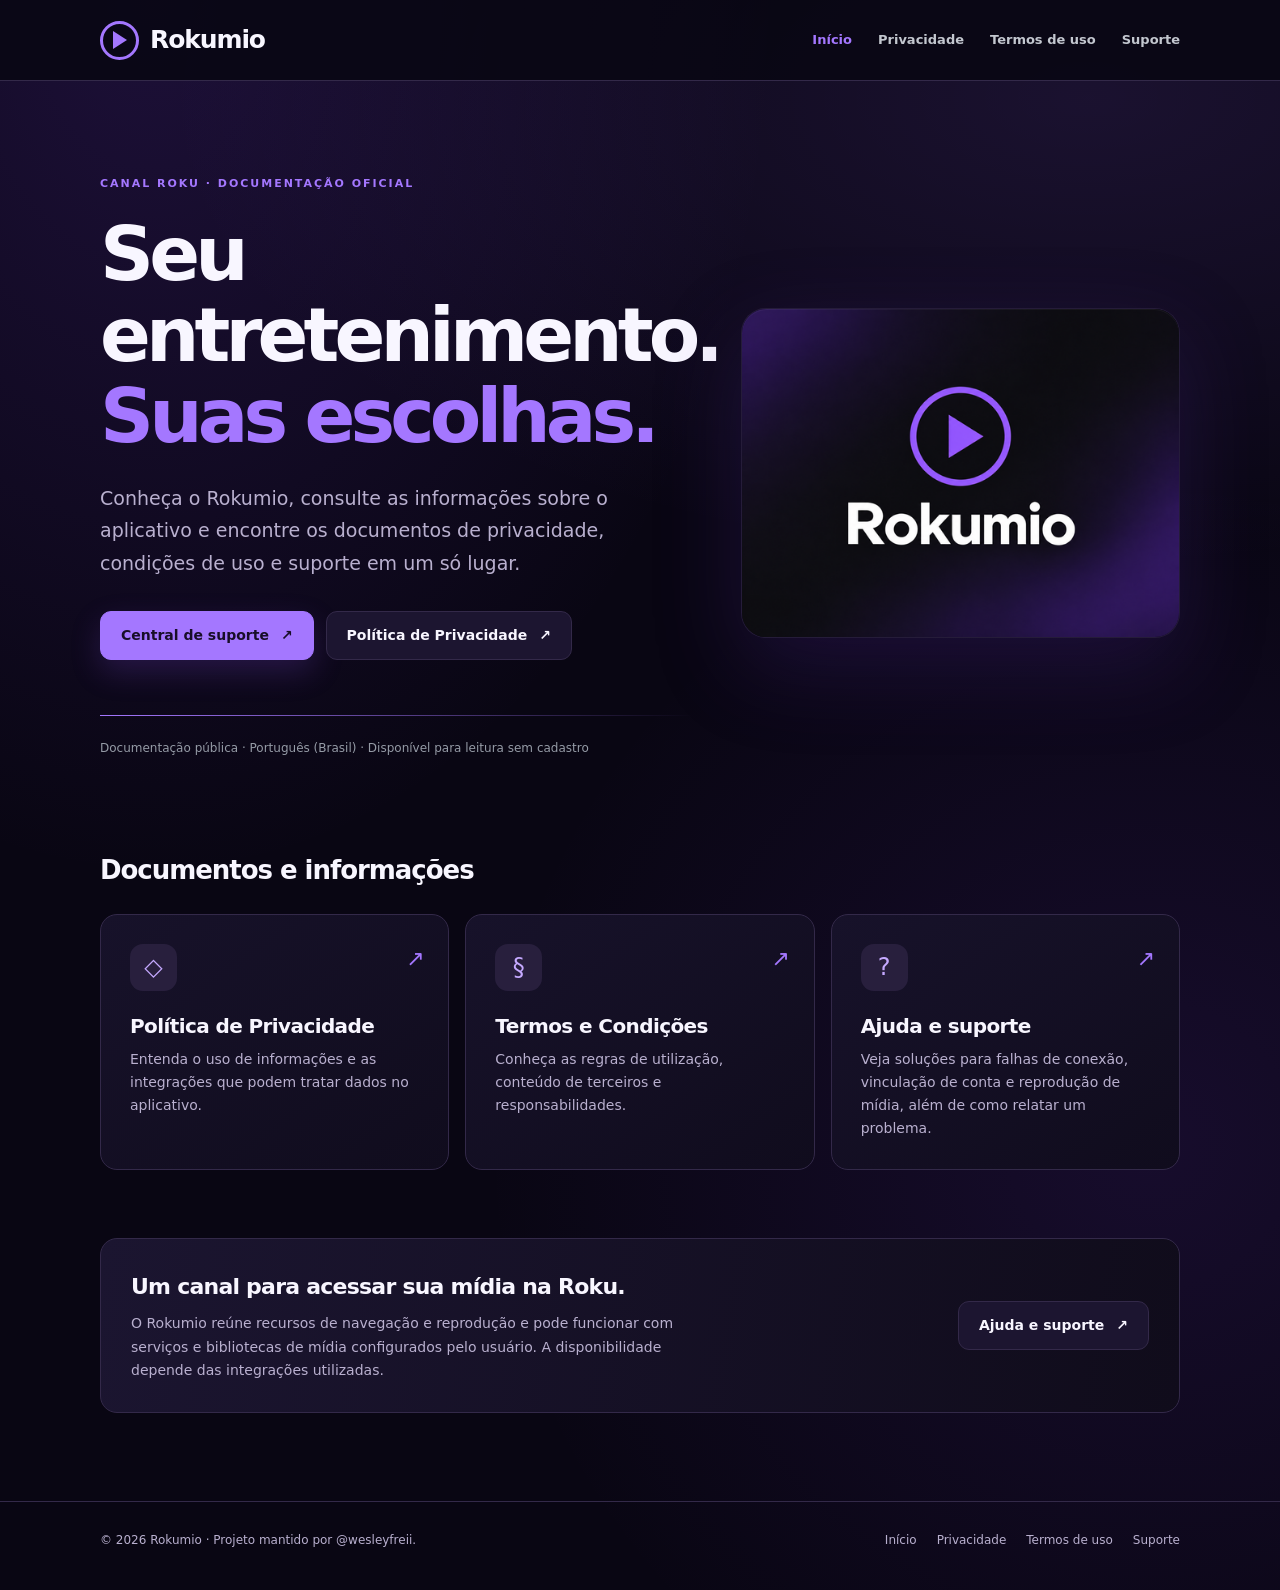
<file: index.html>
<!doctype html>
<html lang="pt-BR">
<head>
<meta charset="utf-8"><meta name="viewport" content="width=device-width,initial-scale=1">
<meta name="theme-color" content="#090613"><meta name="color-scheme" content="dark">
<meta name="description" content="Site oficial do Rokumio: Política de Privacidade, Termos e Condições e suporte.">
<meta property="og:type" content="website">
<meta property="og:title" content="Rokumio | Informações e suporte">
<meta property="og:description" content="Conheça o Rokumio, acesse a central de ajuda e consulte as informações oficiais do projeto.">
<title>Documentação oficial | Rokumio</title>
<link rel="icon" type="image/svg+xml" href="./assets/favicon.svg">
<link rel="stylesheet" href="./assets/style.css">
</head>
<body>
<a class="skip-link" href="#conteudo">Pular para o conteúdo principal</a>
<header class="header"><div class="shell header-inner">
<a class="logo" href="./" aria-label="Rokumio — página inicial"><span class="symbol" aria-hidden="true">R</span><span>Roku<em>mio</em></span></a>
<nav aria-label="Navegação principal"><a href="./" aria-current="page">Início</a><a href="./privacidade/">Privacidade</a><a href="./termos/">Termos de uso</a><a href="./suporte/">Suporte</a></nav>
</div></header>
<main id="conteudo" class="shell"><section class="hero" aria-labelledby="titulo"><div class="hero-layout"><div class="hero-copy">
<p class="eyebrow">Canal Roku · Documentação oficial</p>
<h1 id="titulo">Seu entretenimento.<br><span class="accent">Suas escolhas.</span></h1>
<p class="lede">Conheça o Rokumio, consulte as informações sobre o aplicativo e encontre os documentos de privacidade, condições de uso e suporte em um só lugar.</p>
<div class="hero-actions">
<a class="btn primary" href="./suporte/">Central de suporte <span aria-hidden="true">↗</span></a>
<a class="btn secondary" href="./privacidade/">Política de Privacidade <span aria-hidden="true">↗</span></a>
</div>
<div class="hero-rule"></div>
<p class="micro">Documentação pública · Português (Brasil) · Disponível para leitura sem cadastro</p>
</div><div class="hero-art"><img src="./assets/rokumio-logo.png" alt="Logo original do Rokumio com ícone de reprodução roxo sobre fundo escuro" width="540" height="405" decoding="async" fetchpriority="high"></div></div></section>
<section class="home-section" aria-labelledby="documentos">
<h2 id="documentos" class="section-heading">Documentos e informações</h2>
<div class="cards">
<a class="card" href="./privacidade/"><span class="card-icon" aria-hidden="true">◇</span><span class="card-arrow" aria-hidden="true">↗</span><strong>Política de Privacidade</strong><p>Entenda o uso de informações e as integrações que podem tratar dados no aplicativo.</p></a>
<a class="card" href="./termos/"><span class="card-icon" aria-hidden="true">§</span><span class="card-arrow" aria-hidden="true">↗</span><strong>Termos e Condições</strong><p>Conheça as regras de utilização, conteúdo de terceiros e responsabilidades.</p></a>
<a class="card" href="./suporte/"><span class="card-icon" aria-hidden="true">?</span><span class="card-arrow" aria-hidden="true">↗</span><strong>Ajuda e suporte</strong><p>Veja soluções para falhas de conexão, vinculação de conta e reprodução de mídia, além de como relatar um problema.</p></a>
</div></section>
<section class="home-bottom" aria-labelledby="sobre"><div>
<h2 id="sobre">Um canal para acessar sua mídia na Roku.</h2>
<p>O Rokumio reúne recursos de navegação e reprodução e pode funcionar com serviços e bibliotecas de mídia configurados pelo usuário. A disponibilidade depende das integrações utilizadas.</p>
</div><a class="btn secondary" href="./suporte/">Ajuda e suporte <span aria-hidden="true">↗</span></a></section></main>
<footer class="footer"><div class="shell footer-inner">
<span>© 2026 Rokumio · Projeto mantido por <a href="https://github.com/wesleyfreii" rel="noopener noreferrer">@wesleyfreii</a>.</span>
<div class="footer-links"><a href="./">Início</a><a href="./privacidade/">Privacidade</a><a href="./termos/">Termos de uso</a><a href="./suporte/">Suporte</a></div>
</div></footer>
</body></html>
</file>
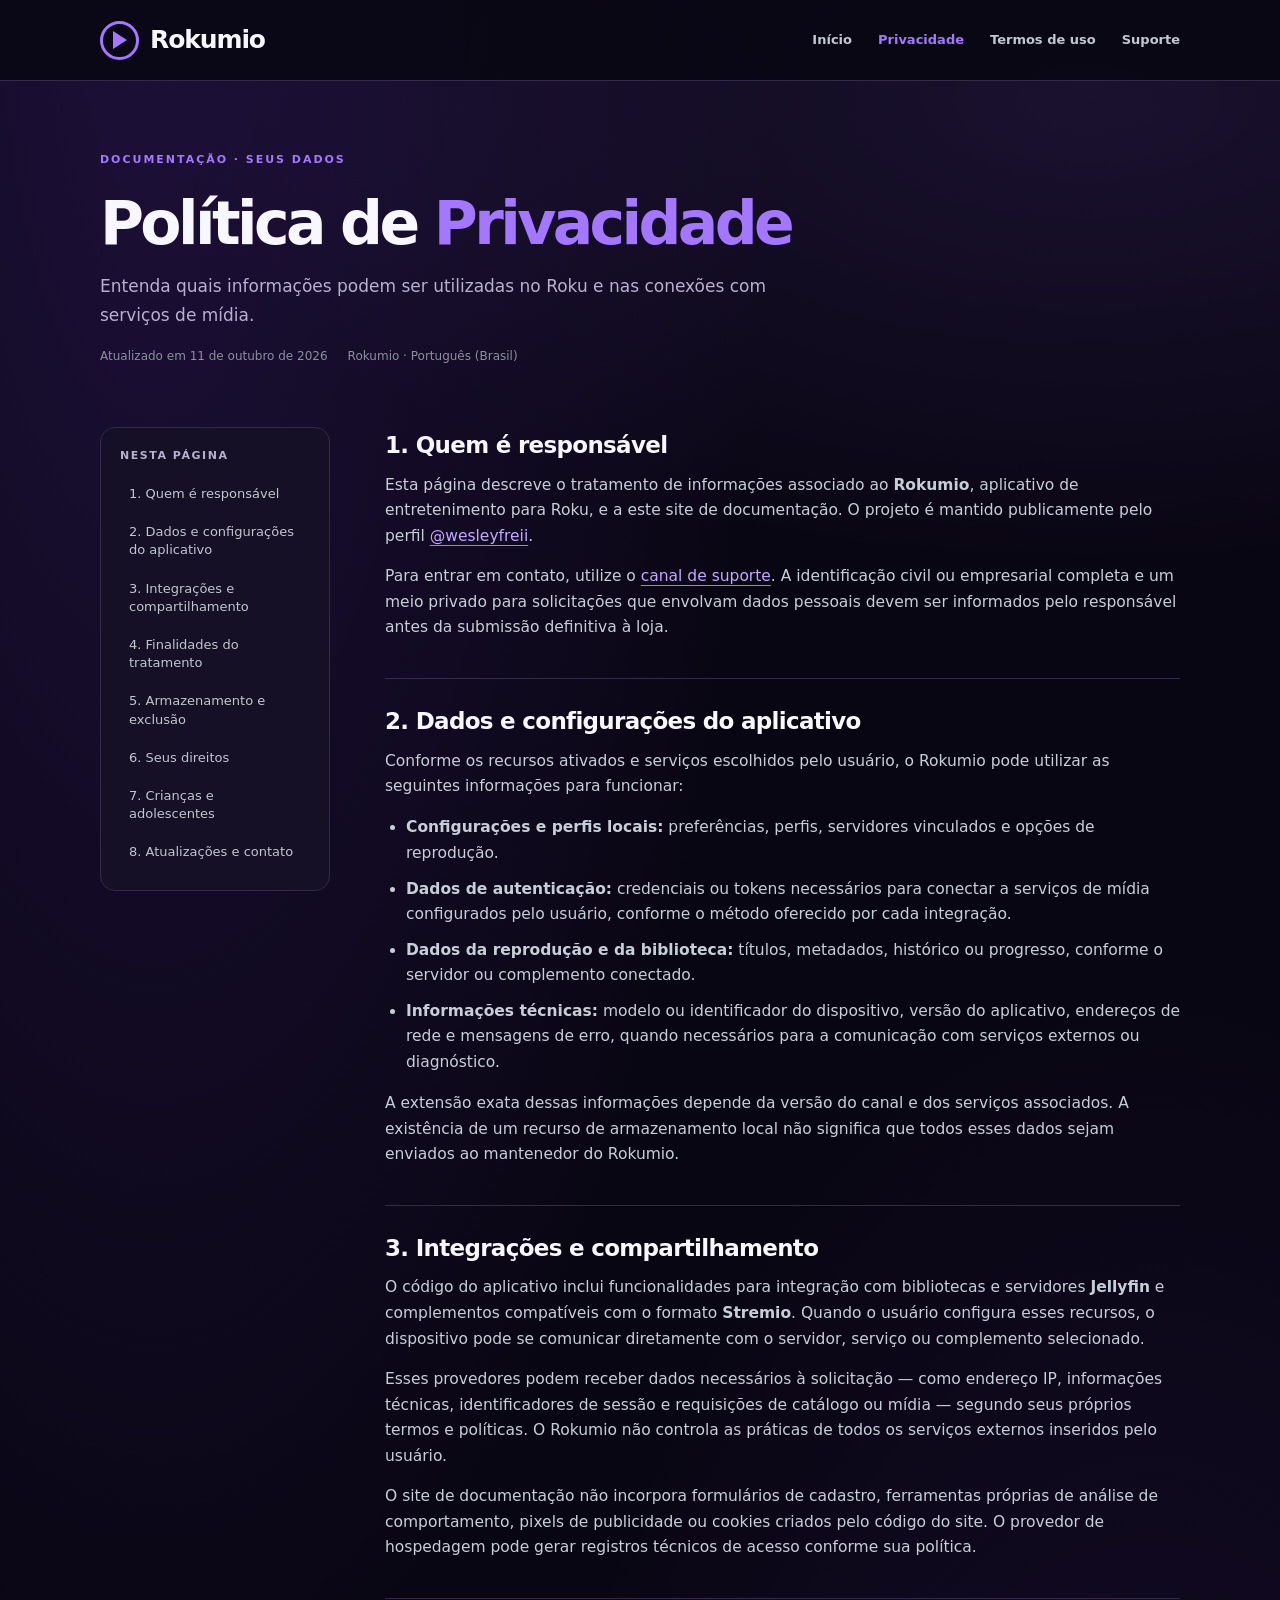
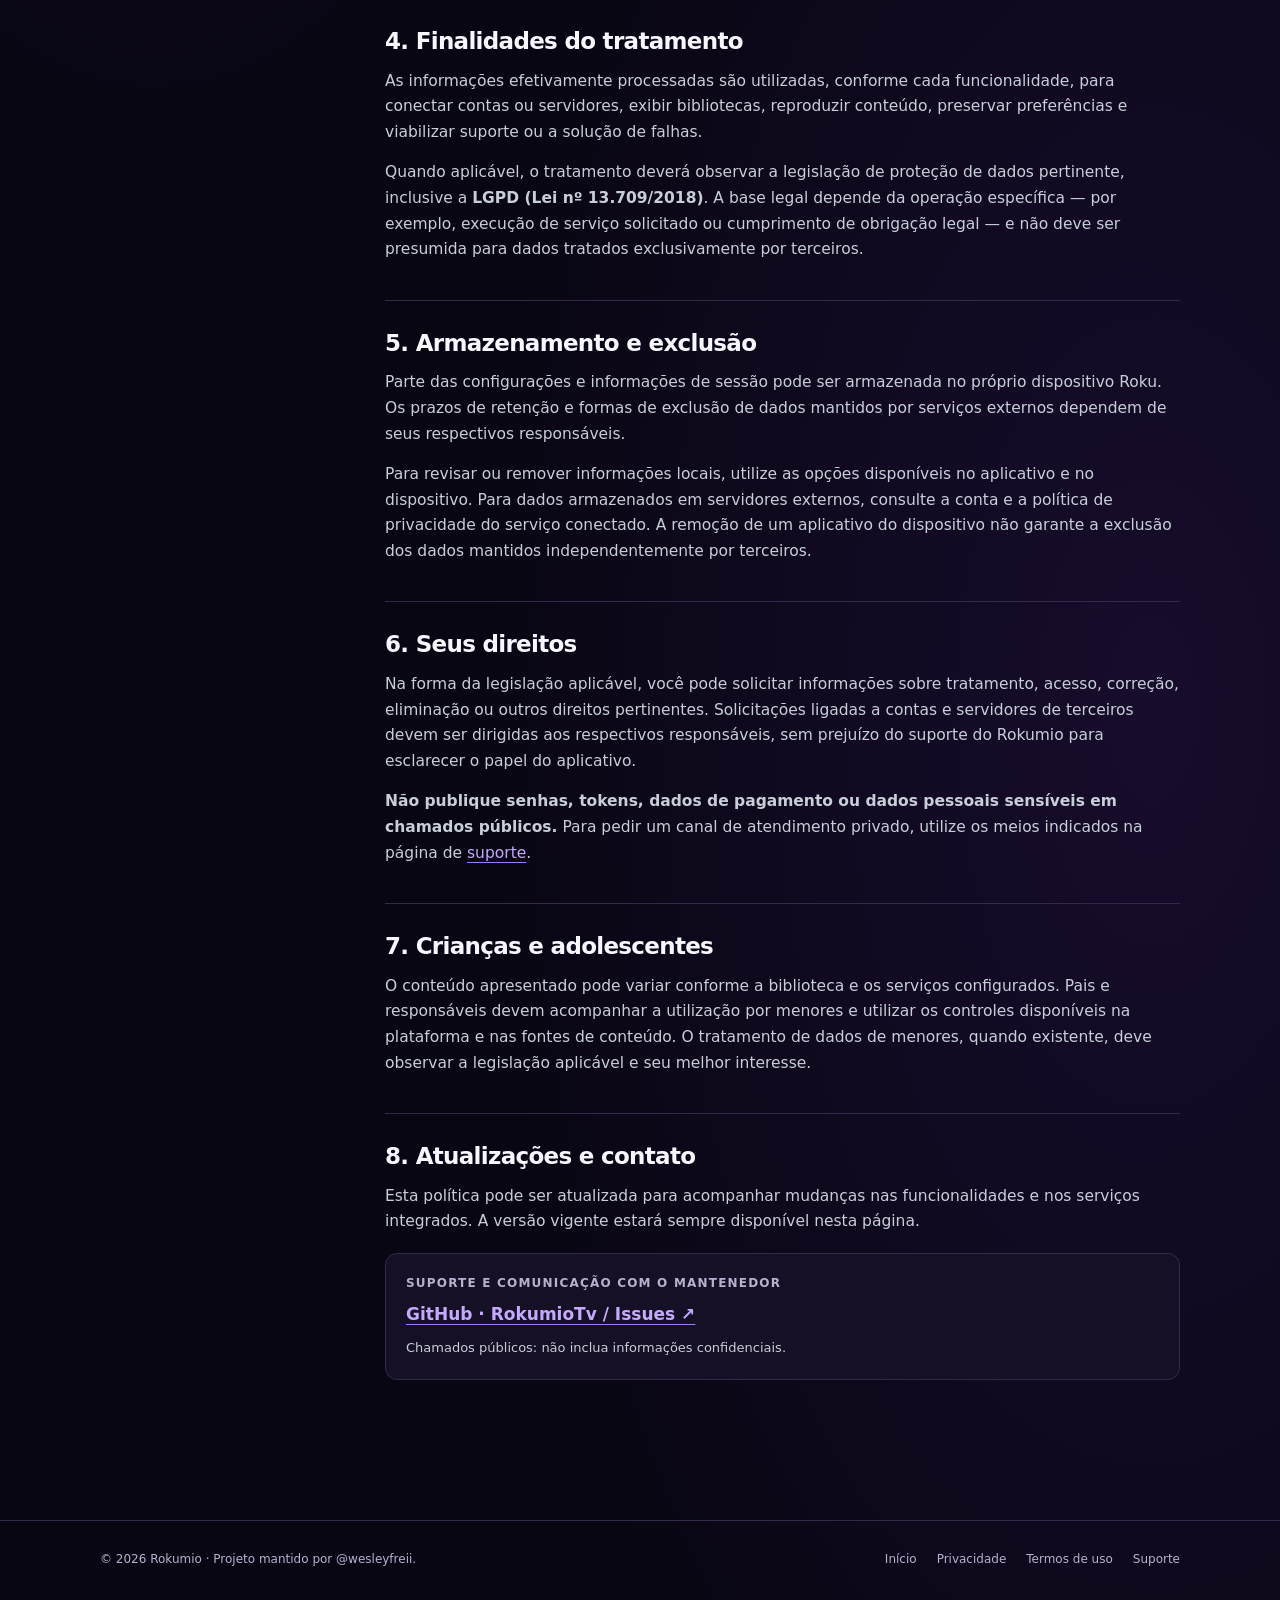
<file: privacidade/index.html>
<!doctype html>
<html lang="pt-BR">
<head>
<meta charset="utf-8"><meta name="viewport" content="width=device-width,initial-scale=1">
<meta name="theme-color" content="#090613"><meta name="color-scheme" content="dark">
<meta name="description" content="Política de Privacidade do Rokumio, integrações com serviços externos e informações de tratamento de dados.">
<title>Política de Privacidade | Rokumio</title>
<link rel="icon" type="image/svg+xml" href="../assets/favicon.svg">
<link rel="stylesheet" href="../assets/style.css">
</head>
<body>
<a class="skip-link" href="#conteudo">Pular para o conteúdo principal</a>
<header class="header"><div class="shell header-inner">
<a class="logo" href="../" aria-label="Rokumio — página inicial"><span class="symbol" aria-hidden="true">R</span><span>Roku<em>mio</em></span></a>
<nav aria-label="Navegação principal"><a href="../">Início</a><a href="../privacidade/" aria-current="page">Privacidade</a><a href="../termos/">Termos de uso</a><a href="../suporte/">Suporte</a></nav>
</div></header>
<main id="conteudo" class="shell"><header class="doc-hero"><p class="eyebrow">Documentação · Seus dados</p><h1>Política de <span class='accent'>Privacidade</span></h1><p class="lede">Entenda quais informações podem ser utilizadas no Roku e nas conexões com serviços de mídia.</p>
<div class="metadata"><span>Atualizado em 11 de outubro de 2026</span><span>Rokumio · Português (Brasil)</span></div></header>
<div class="doc-layout"><aside class="sidebar" aria-label="Índice da página"><span>Nesta página</span><a href="#responsavel">1. Quem é responsável</a><a href="#dados">2. Dados e configurações do aplicativo</a><a href="#integracoes">3. Integrações e compartilhamento</a><a href="#finalidades">4. Finalidades do tratamento</a><a href="#retencao">5. Armazenamento e exclusão</a><a href="#direitos">6. Seus direitos</a><a href="#menores">7. Crianças e adolescentes</a><a href="#alteracoes">8. Atualizações e contato</a></aside>
<article><section id="responsavel"><h2>1. Quem é responsável</h2><p>Esta página descreve o tratamento de informações associado ao <strong>Rokumio</strong>, aplicativo de entretenimento para Roku, e a este site de documentação. O projeto é mantido publicamente pelo perfil <a href="https://github.com/wesleyfreii" rel="noopener noreferrer">@wesleyfreii</a>.</p><p>Para entrar em contato, utilize o <a href="../suporte/">canal de suporte</a>. A identificação civil ou empresarial completa e um meio privado para solicitações que envolvam dados pessoais devem ser informados pelo responsável antes da submissão definitiva à loja.</p></section>
<section id="dados"><h2>2. Dados e configurações do aplicativo</h2><p>Conforme os recursos ativados e serviços escolhidos pelo usuário, o Rokumio pode utilizar as seguintes informações para funcionar:</p><ul><li><strong>Configurações e perfis locais:</strong> preferências, perfis, servidores vinculados e opções de reprodução.</li><li><strong>Dados de autenticação:</strong> credenciais ou tokens necessários para conectar a serviços de mídia configurados pelo usuário, conforme o método oferecido por cada integração.</li><li><strong>Dados da reprodução e da biblioteca:</strong> títulos, metadados, histórico ou progresso, conforme o servidor ou complemento conectado.</li><li><strong>Informações técnicas:</strong> modelo ou identificador do dispositivo, versão do aplicativo, endereços de rede e mensagens de erro, quando necessários para a comunicação com serviços externos ou diagnóstico.</li></ul><p>A extensão exata dessas informações depende da versão do canal e dos serviços associados. A existência de um recurso de armazenamento local não significa que todos esses dados sejam enviados ao mantenedor do Rokumio.</p></section>
<section id="integracoes"><h2>3. Integrações e compartilhamento</h2><p>O código do aplicativo inclui funcionalidades para integração com bibliotecas e servidores <strong>Jellyfin</strong> e complementos compatíveis com o formato <strong>Stremio</strong>. Quando o usuário configura esses recursos, o dispositivo pode se comunicar diretamente com o servidor, serviço ou complemento selecionado.</p><p>Esses provedores podem receber dados necessários à solicitação — como endereço IP, informações técnicas, identificadores de sessão e requisições de catálogo ou mídia — segundo seus próprios termos e políticas. O Rokumio não controla as práticas de todos os serviços externos inseridos pelo usuário.</p><p>O site de documentação não incorpora formulários de cadastro, ferramentas próprias de análise de comportamento, pixels de publicidade ou cookies criados pelo código do site. O provedor de hospedagem pode gerar registros técnicos de acesso conforme sua política.</p></section>
<section id="finalidades"><h2>4. Finalidades do tratamento</h2><p>As informações efetivamente processadas são utilizadas, conforme cada funcionalidade, para conectar contas ou servidores, exibir bibliotecas, reproduzir conteúdo, preservar preferências e viabilizar suporte ou a solução de falhas.</p><p>Quando aplicável, o tratamento deverá observar a legislação de proteção de dados pertinente, inclusive a <strong>LGPD (Lei nº 13.709/2018)</strong>. A base legal depende da operação específica — por exemplo, execução de serviço solicitado ou cumprimento de obrigação legal — e não deve ser presumida para dados tratados exclusivamente por terceiros.</p></section>
<section id="retencao"><h2>5. Armazenamento e exclusão</h2><p>Parte das configurações e informações de sessão pode ser armazenada no próprio dispositivo Roku. Os prazos de retenção e formas de exclusão de dados mantidos por serviços externos dependem de seus respectivos responsáveis.</p><p>Para revisar ou remover informações locais, utilize as opções disponíveis no aplicativo e no dispositivo. Para dados armazenados em servidores externos, consulte a conta e a política de privacidade do serviço conectado. A remoção de um aplicativo do dispositivo não garante a exclusão dos dados mantidos independentemente por terceiros.</p></section>
<section id="direitos"><h2>6. Seus direitos</h2><p>Na forma da legislação aplicável, você pode solicitar informações sobre tratamento, acesso, correção, eliminação ou outros direitos pertinentes. Solicitações ligadas a contas e servidores de terceiros devem ser dirigidas aos respectivos responsáveis, sem prejuízo do suporte do Rokumio para esclarecer o papel do aplicativo.</p><p><strong>Não publique senhas, tokens, dados de pagamento ou dados pessoais sensíveis em chamados públicos.</strong> Para pedir um canal de atendimento privado, utilize os meios indicados na página de <a href="../suporte/">suporte</a>.</p></section>
<section id="menores"><h2>7. Crianças e adolescentes</h2><p>O conteúdo apresentado pode variar conforme a biblioteca e os serviços configurados. Pais e responsáveis devem acompanhar a utilização por menores e utilizar os controles disponíveis na plataforma e nas fontes de conteúdo. O tratamento de dados de menores, quando existente, deve observar a legislação aplicável e seu melhor interesse.</p></section>
<section id="alteracoes"><h2>8. Atualizações e contato</h2><p>Esta política pode ser atualizada para acompanhar mudanças nas funcionalidades e nos serviços integrados. A versão vigente estará sempre disponível nesta página.</p><div class="contact"><small>Suporte e comunicação com o mantenedor</small><a href="https://github.com/wesleyfreii/RokumioTv/issues" rel="noopener noreferrer">GitHub · RokumioTv / Issues ↗</a><p style="font-size:13px;margin:9px 0 0">Chamados públicos: não inclua informações confidenciais.</p></div></section></article></div></main>
<footer class="footer"><div class="shell footer-inner">
<span>© 2026 Rokumio · Projeto mantido por <a href="https://github.com/wesleyfreii" rel="noopener noreferrer">@wesleyfreii</a>.</span>
<div class="footer-links"><a href="../">Início</a><a href="../privacidade/">Privacidade</a><a href="../termos/">Termos de uso</a><a href="../suporte/">Suporte</a></div>
</div></footer>
</body></html>
</file>
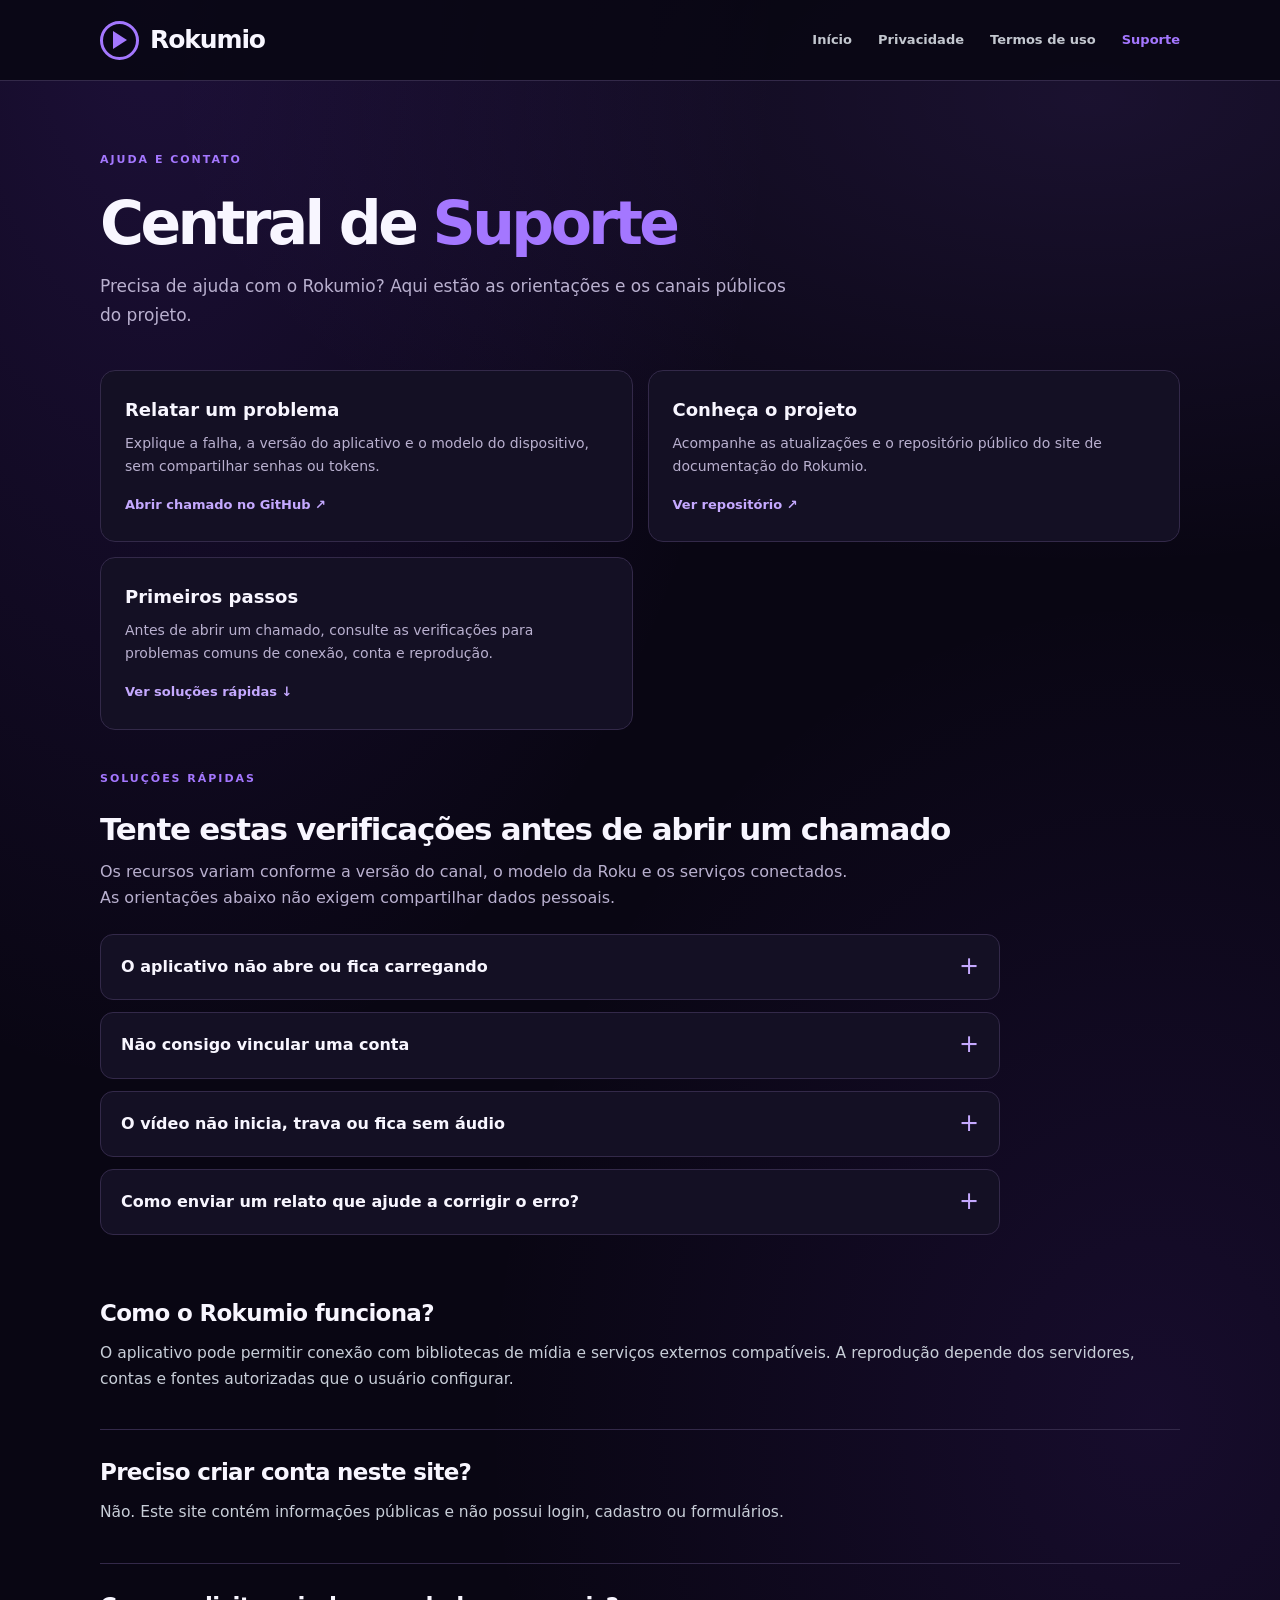
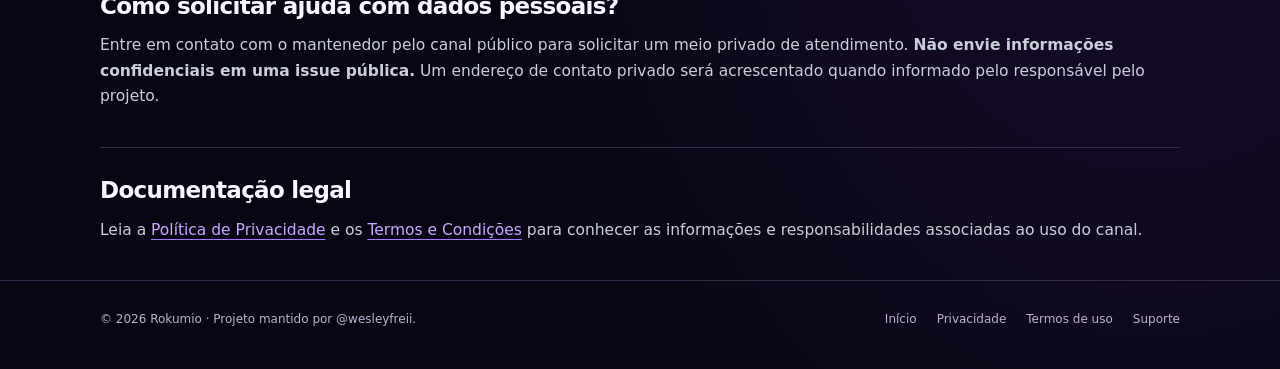
<file: suporte/index.html>
<!doctype html>
<html lang="pt-BR">
<head>
<meta charset="utf-8"><meta name="viewport" content="width=device-width,initial-scale=1">
<meta name="theme-color" content="#090613"><meta name="color-scheme" content="dark">
<meta name="description" content="Ajuda, contato e informações sobre o projeto Rokumio.">
<title>Suporte | Rokumio</title>
<link rel="icon" type="image/svg+xml" href="../assets/favicon.svg">
<link rel="stylesheet" href="../assets/style.css">
</head>
<body>
<a class="skip-link" href="#conteudo">Pular para o conteúdo principal</a>
<header class="header"><div class="shell header-inner">
<a class="logo" href="../" aria-label="Rokumio — página inicial"><span class="symbol" aria-hidden="true">R</span><span>Roku<em>mio</em></span></a>
<nav aria-label="Navegação principal"><a href="../">Início</a><a href="../privacidade/">Privacidade</a><a href="../termos/">Termos de uso</a><a href="../suporte/" aria-current="page">Suporte</a></nav>
</div></header>
<main id="conteudo" class="shell"><header class="doc-hero"><p class="eyebrow">Ajuda e contato</p><h1>Central de <span class="accent">Suporte</span></h1><p class="lede">Precisa de ajuda com o Rokumio? Aqui estão as orientações e os canais públicos do projeto.</p></header>
<div class="support-grid">
<div class="support-tile"><h2>Relatar um problema</h2><p>Explique a falha, a versão do aplicativo e o modelo do dispositivo, sem compartilhar senhas ou tokens.</p><a href="https://github.com/wesleyfreii/RokumioTv/issues" rel="noopener noreferrer">Abrir chamado no GitHub ↗</a></div>
<div class="support-tile"><h2>Conheça o projeto</h2><p>Acompanhe as atualizações e o repositório público do site de documentação do Rokumio.</p><a href="https://github.com/wesleyfreii/RokumioTv" rel="noopener noreferrer">Ver repositório ↗</a></div>
<div class="support-tile"><h2>Primeiros passos</h2><p>Antes de abrir um chamado, consulte as verificações para problemas comuns de conexão, conta e reprodução.</p><a href="#solucoes">Ver soluções rápidas ↓</a></div>
</div>
<section class="faq-section" id="solucoes" aria-labelledby="solucoes-titulo">
<p class="eyebrow">Soluções rápidas</p>
<h2 id="solucoes-titulo">Tente estas verificações antes de abrir um chamado</h2>
<p class="faq-intro">Os recursos variam conforme a versão do canal, o modelo da Roku e os serviços conectados. As orientações abaixo não exigem compartilhar dados pessoais.</p>
<div class="faq-list">
<details><summary>O aplicativo não abre ou fica carregando</summary><div class="faq-answer"><ol><li>Confira a conexão da Roku com a internet e reinicie o dispositivo.</li><li>Verifique se há atualizações do sistema Roku e do canal instalado.</li><li>Se o problema continuar, anote o modelo da Roku, a versão do canal e em qual tela a falha ocorre.</li></ol></div></details>
<details><summary>Não consigo vincular uma conta</summary><div class="faq-answer"><ol><li>Se o aplicativo exibir um código ou link de vinculação, confira se está digitando o endereço indicado na tela.</li><li>Verifique se o código ainda é válido; se tiver expirado, solicite outro pelo próprio aplicativo, quando disponível.</li><li>Confirme se o serviço externo está acessível. Nunca publique códigos de sessão, tokens ou senhas em chamados.</li></ol></div></details>
<details><summary>O vídeo não inicia, trava ou fica sem áudio</summary><div class="faq-answer"><ol><li>Teste a conexão com a internet e, quando possível, uma mídia autorizada diferente.</li><li>Confirme se o servidor ou complemento configurado está funcionando e se o formato de vídeo e áudio é compatível com sua Roku.</li><li>Informe no chamado apenas o tipo de erro, a versão do canal e o modelo do dispositivo, sem divulgar links privados de mídia.</li></ol></div></details>
<details><summary>Como enviar um relato que ajude a corrigir o erro?</summary><div class="faq-answer"><p>Inclua o modelo da Roku, a versão do aplicativo, os passos para reproduzir o problema, o resultado esperado e o que aconteceu. Capturas de tela ajudam, desde que senhas, tokens, códigos de ativação e dados pessoais estejam ocultos.</p><p><a href="https://github.com/wesleyfreii/RokumioTv/issues/new/choose" rel="noopener noreferrer">Abrir formulário de problema no GitHub ↗</a></p></div></details>
</div>
</section>
<article>
<section><h2>Como o Rokumio funciona?</h2><p>O aplicativo pode permitir conexão com bibliotecas de mídia e serviços externos compatíveis. A reprodução depende dos servidores, contas e fontes autorizadas que o usuário configurar.</p></section>
<section><h2>Preciso criar conta neste site?</h2><p>Não. Este site contém informações públicas e não possui login, cadastro ou formulários.</p></section>
<section><h2>Como solicitar ajuda com dados pessoais?</h2><p>Entre em contato com o mantenedor pelo canal público para solicitar um meio privado de atendimento. <strong>Não envie informações confidenciais em uma issue pública.</strong> Um endereço de contato privado será acrescentado quando informado pelo responsável pelo projeto.</p></section>
<section><h2>Documentação legal</h2><p>Leia a <a href="../privacidade/">Política de Privacidade</a> e os <a href="../termos/">Termos e Condições</a> para conhecer as informações e responsabilidades associadas ao uso do canal.</p></section>
</article></main>
<footer class="footer"><div class="shell footer-inner">
<span>© 2026 Rokumio · Projeto mantido por <a href="https://github.com/wesleyfreii" rel="noopener noreferrer">@wesleyfreii</a>.</span>
<div class="footer-links"><a href="../">Início</a><a href="../privacidade/">Privacidade</a><a href="../termos/">Termos de uso</a><a href="../suporte/">Suporte</a></div>
</div></footer>
</body></html>
</file>
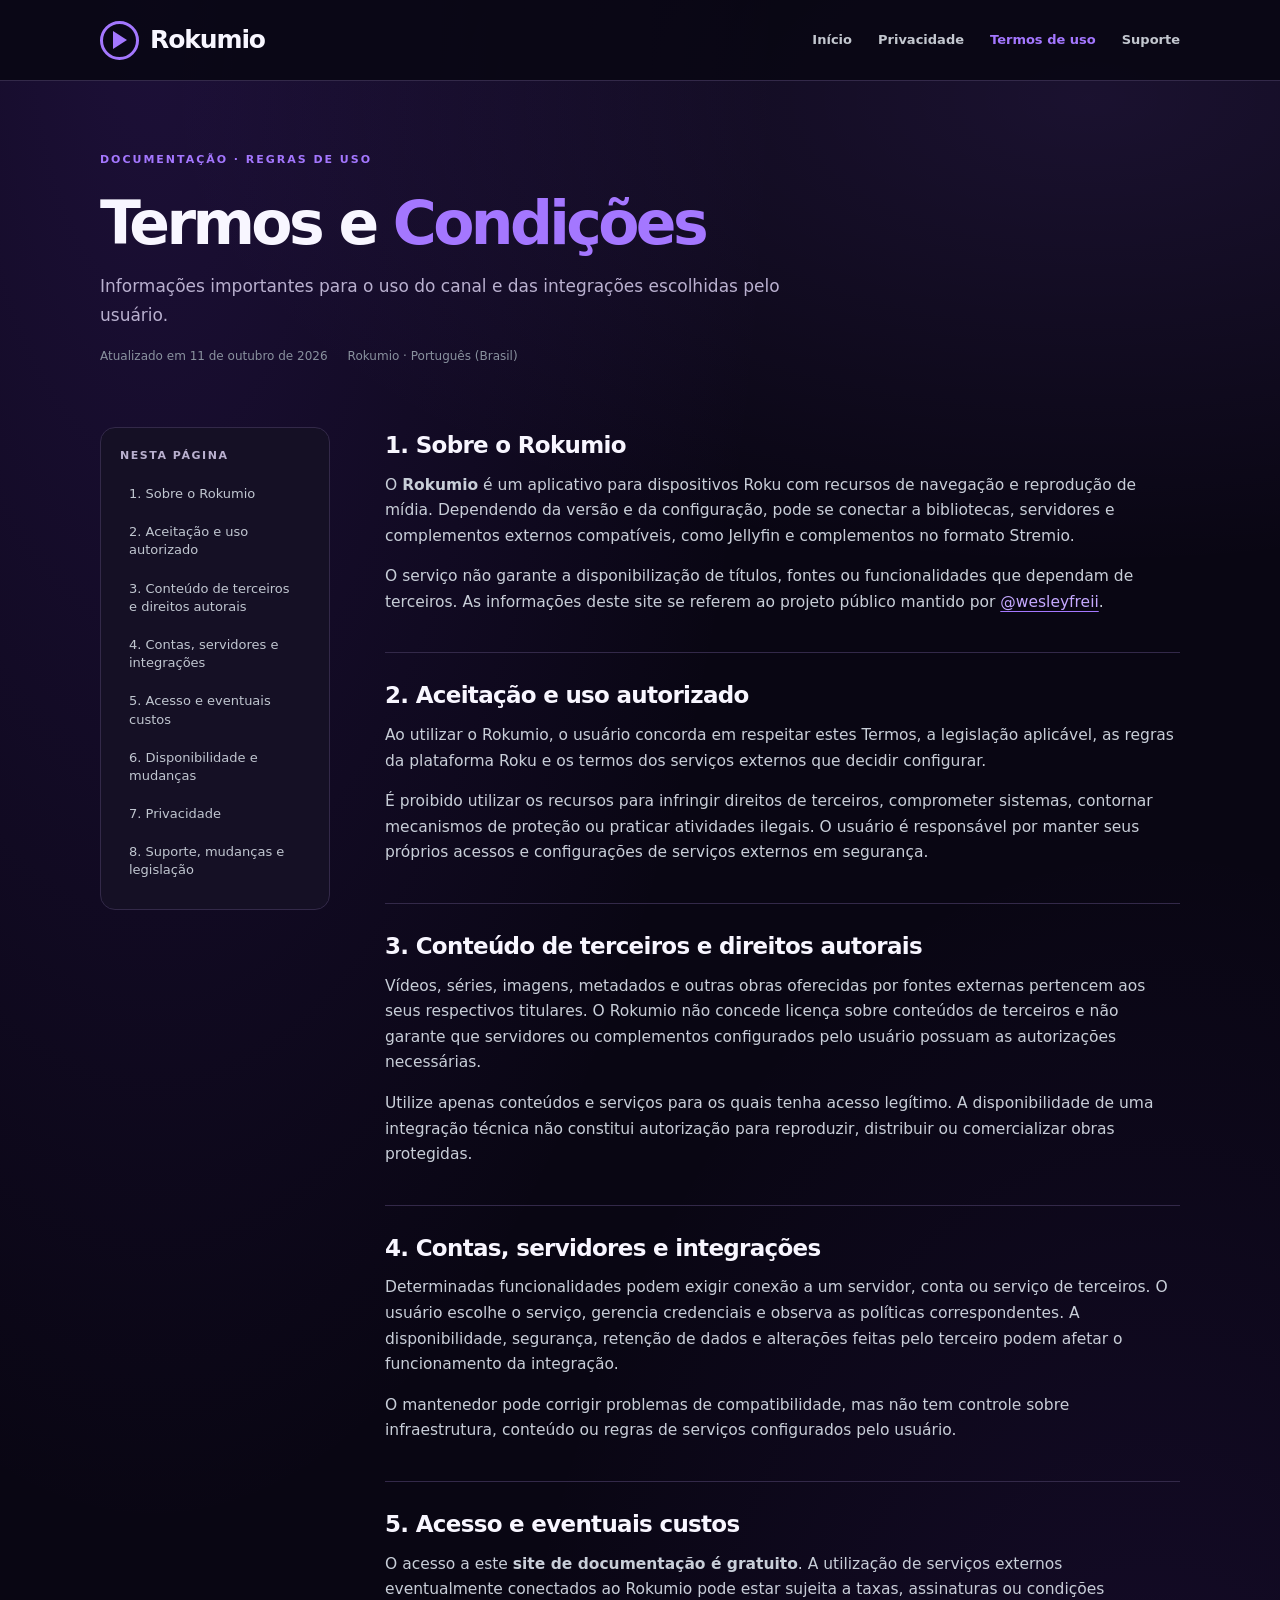
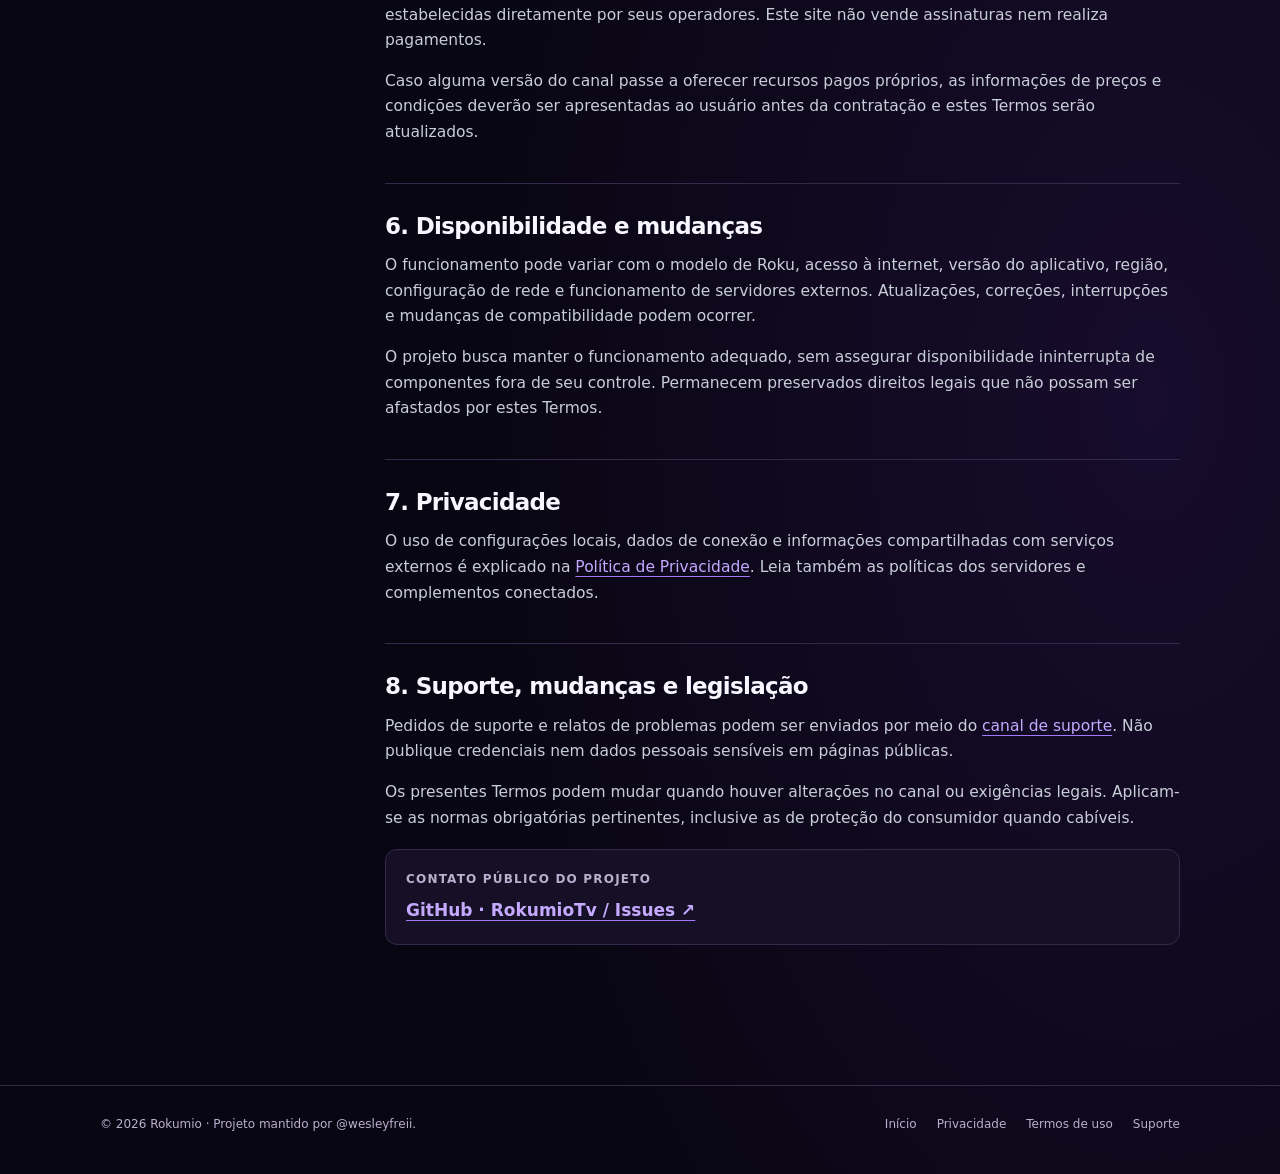
<file: termos/index.html>
<!doctype html>
<html lang="pt-BR">
<head>
<meta charset="utf-8"><meta name="viewport" content="width=device-width,initial-scale=1">
<meta name="theme-color" content="#090613"><meta name="color-scheme" content="dark">
<meta name="description" content="Termos de uso do Rokumio, informações sobre acesso, integrações e conteúdos de terceiros.">
<title>Termos e Condições | Rokumio</title>
<link rel="icon" type="image/svg+xml" href="../assets/favicon.svg">
<link rel="stylesheet" href="../assets/style.css">
</head>
<body>
<a class="skip-link" href="#conteudo">Pular para o conteúdo principal</a>
<header class="header"><div class="shell header-inner">
<a class="logo" href="../" aria-label="Rokumio — página inicial"><span class="symbol" aria-hidden="true">R</span><span>Roku<em>mio</em></span></a>
<nav aria-label="Navegação principal"><a href="../">Início</a><a href="../privacidade/">Privacidade</a><a href="../termos/" aria-current="page">Termos de uso</a><a href="../suporte/">Suporte</a></nav>
</div></header>
<main id="conteudo" class="shell"><header class="doc-hero"><p class="eyebrow">Documentação · Regras de uso</p><h1>Termos e <span class='accent'>Condições</span></h1><p class="lede">Informações importantes para o uso do canal e das integrações escolhidas pelo usuário.</p>
<div class="metadata"><span>Atualizado em 11 de outubro de 2026</span><span>Rokumio · Português (Brasil)</span></div></header>
<div class="doc-layout"><aside class="sidebar" aria-label="Índice da página"><span>Nesta página</span><a href="#servico">1. Sobre o Rokumio</a><a href="#aceite">2. Aceitação e uso autorizado</a><a href="#conteudos">3. Conteúdo de terceiros e direitos autorais</a><a href="#contas">4. Contas, servidores e integrações</a><a href="#pagamento">5. Acesso e eventuais custos</a><a href="#disponibilidade">6. Disponibilidade e mudanças</a><a href="#privacidade">7. Privacidade</a><a href="#suporte">8. Suporte, mudanças e legislação</a></aside>
<article><section id="servico"><h2>1. Sobre o Rokumio</h2><p>O <strong>Rokumio</strong> é um aplicativo para dispositivos Roku com recursos de navegação e reprodução de mídia. Dependendo da versão e da configuração, pode se conectar a bibliotecas, servidores e complementos externos compatíveis, como Jellyfin e complementos no formato Stremio.</p><p>O serviço não garante a disponibilização de títulos, fontes ou funcionalidades que dependam de terceiros. As informações deste site se referem ao projeto público mantido por <a href="https://github.com/wesleyfreii" rel="noopener noreferrer">@wesleyfreii</a>.</p></section>
<section id="aceite"><h2>2. Aceitação e uso autorizado</h2><p>Ao utilizar o Rokumio, o usuário concorda em respeitar estes Termos, a legislação aplicável, as regras da plataforma Roku e os termos dos serviços externos que decidir configurar.</p><p>É proibido utilizar os recursos para infringir direitos de terceiros, comprometer sistemas, contornar mecanismos de proteção ou praticar atividades ilegais. O usuário é responsável por manter seus próprios acessos e configurações de serviços externos em segurança.</p></section>
<section id="conteudos"><h2>3. Conteúdo de terceiros e direitos autorais</h2><p>Vídeos, séries, imagens, metadados e outras obras oferecidas por fontes externas pertencem aos seus respectivos titulares. O Rokumio não concede licença sobre conteúdos de terceiros e não garante que servidores ou complementos configurados pelo usuário possuam as autorizações necessárias.</p><p>Utilize apenas conteúdos e serviços para os quais tenha acesso legítimo. A disponibilidade de uma integração técnica não constitui autorização para reproduzir, distribuir ou comercializar obras protegidas.</p></section>
<section id="contas"><h2>4. Contas, servidores e integrações</h2><p>Determinadas funcionalidades podem exigir conexão a um servidor, conta ou serviço de terceiros. O usuário escolhe o serviço, gerencia credenciais e observa as políticas correspondentes. A disponibilidade, segurança, retenção de dados e alterações feitas pelo terceiro podem afetar o funcionamento da integração.</p><p>O mantenedor pode corrigir problemas de compatibilidade, mas não tem controle sobre infraestrutura, conteúdo ou regras de serviços configurados pelo usuário.</p></section>
<section id="pagamento"><h2>5. Acesso e eventuais custos</h2><p>O acesso a este <strong>site de documentação é gratuito</strong>. A utilização de serviços externos eventualmente conectados ao Rokumio pode estar sujeita a taxas, assinaturas ou condições estabelecidas diretamente por seus operadores. Este site não vende assinaturas nem realiza pagamentos.</p><p>Caso alguma versão do canal passe a oferecer recursos pagos próprios, as informações de preços e condições deverão ser apresentadas ao usuário antes da contratação e estes Termos serão atualizados.</p></section>
<section id="disponibilidade"><h2>6. Disponibilidade e mudanças</h2><p>O funcionamento pode variar com o modelo de Roku, acesso à internet, versão do aplicativo, região, configuração de rede e funcionamento de servidores externos. Atualizações, correções, interrupções e mudanças de compatibilidade podem ocorrer.</p><p>O projeto busca manter o funcionamento adequado, sem assegurar disponibilidade ininterrupta de componentes fora de seu controle. Permanecem preservados direitos legais que não possam ser afastados por estes Termos.</p></section>
<section id="privacidade"><h2>7. Privacidade</h2><p>O uso de configurações locais, dados de conexão e informações compartilhadas com serviços externos é explicado na <a href="../privacidade/">Política de Privacidade</a>. Leia também as políticas dos servidores e complementos conectados.</p></section>
<section id="suporte"><h2>8. Suporte, mudanças e legislação</h2><p>Pedidos de suporte e relatos de problemas podem ser enviados por meio do <a href="../suporte/">canal de suporte</a>. Não publique credenciais nem dados pessoais sensíveis em páginas públicas.</p><p>Os presentes Termos podem mudar quando houver alterações no canal ou exigências legais. Aplicam-se as normas obrigatórias pertinentes, inclusive as de proteção do consumidor quando cabíveis.</p><div class="contact"><small>Contato público do projeto</small><a href="https://github.com/wesleyfreii/RokumioTv/issues" rel="noopener noreferrer">GitHub · RokumioTv / Issues ↗</a></div></section></article></div></main>
<footer class="footer"><div class="shell footer-inner">
<span>© 2026 Rokumio · Projeto mantido por <a href="https://github.com/wesleyfreii" rel="noopener noreferrer">@wesleyfreii</a>.</span>
<div class="footer-links"><a href="../">Início</a><a href="../privacidade/">Privacidade</a><a href="../termos/">Termos de uso</a><a href="../suporte/">Suporte</a></div>
</div></footer>
</body></html>
</file>
<file: assets/style.css>
/* Rokumio | Minimal responsive brand system */
:root{
  color-scheme:dark;
  --bg:#090613;--panel:#141024;--panel2:#1c1530;--line:#332949;
  --text:#f8f6ff;--muted:#b9b0cf;--accent:#a477ff;--accent2:#c5a9ff;
  --max:1080px;
}
*{box-sizing:border-box}
html{scroll-behavior:smooth}
body{margin:0;min-height:100vh;font-family:Inter,ui-sans-serif,system-ui,-apple-system,"Segoe UI",Arial,sans-serif;background:var(--bg);color:var(--text);line-height:1.65;-webkit-font-smoothing:antialiased}
body:before{content:"";z-index:-1;pointer-events:none;position:absolute;top:0;left:0;width:100%;height:650px;background:radial-gradient(ellipse at 70% 0%,rgba(160,112,255,.14),transparent 52%)}
a{color:inherit;text-decoration:none}
a:hover{color:var(--accent2)}
a:focus-visible{outline:2px solid var(--accent);outline-offset:4px;border-radius:4px}
.shell{width:min(calc(100% - 44px),var(--max));margin-inline:auto}
.header{border-bottom:1px solid var(--line);background:rgba(10,11,14,.94)}
.header-inner{min-height:80px;display:flex;justify-content:space-between;align-items:center;gap:20px}
.logo{display:inline-flex;align-items:center;gap:11px;font-size:25px;font-weight:850;letter-spacing:-1.1px;white-space:nowrap;line-height:1.2}
.logo em{font-style:normal;color:var(--accent)}
.symbol{background:var(--accent);color:#130d21;width:38px;height:38px;display:grid;place-items:center;border-radius:12px;font-weight:900;font-size:24px;letter-spacing:-2px}
nav{display:flex;align-items:center;gap:26px;flex-wrap:wrap;color:#c3c7cf;font-size:13px;font-weight:650}
nav a[aria-current="page"]{color:var(--accent)}
.hero{position:relative;padding:105px 0 75px;max-width:900px}
.eyebrow{text-transform:uppercase;letter-spacing:.18em;color:var(--accent);font-size:11px;font-weight:850;margin:0 0 21px}
.hero h1{font-size:clamp(42px,6.4vw,75px);line-height:1.08;letter-spacing:-.065em;margin:0 0 25px;font-weight:860;max-width:900px}
.accent{color:var(--accent)}
.lede{max-width:700px;color:var(--muted);font-size:clamp(16px,2vw,19px);line-height:1.7;margin:0}
.hero-actions{display:flex;flex-wrap:wrap;gap:12px;margin-top:32px}
.btn{min-height:49px;display:inline-flex;align-items:center;justify-content:center;gap:12px;border-radius:11px;padding:12px 20px;font-size:14px;font-weight:750;border:1px solid var(--line);transition:background .18s,transform .18s}
.btn:hover{transform:translateY(-2px)}
.btn.primary{background:var(--accent);border-color:var(--accent);color:#190d27}
.btn.primary:hover{background:var(--accent2);color:#190d27}
.btn.secondary{background:var(--panel2);color:var(--text)}
.btn.secondary:hover{background:#2b2240;color:#fff}
.hero-rule{height:1px;max-width:710px;background:linear-gradient(90deg,var(--accent),transparent);margin:55px 0 23px}
.micro{font-size:12px;color:#959ba6}
.section-heading{margin:0 0 22px;font-size:26px;letter-spacing:-.04em}
.cards{display:grid;grid-template-columns:repeat(2,minmax(0,1fr));gap:16px}
.card{min-height:220px;position:relative;display:block;padding:29px;border:1px solid var(--line);border-radius:17px;background:var(--panel);transition:border-color .18s,transform .18s}
.card:hover{transform:translateY(-3px);border-color:#7357a7;color:var(--text)}
.card-icon{display:grid;place-items:center;width:47px;height:47px;background:#29203d;color:var(--accent2);font-size:24px;border-radius:13px;margin-bottom:19px}
.card strong{display:block;font-size:20px;letter-spacing:-.03em;margin-bottom:5px}
.card p{font-size:14px;color:var(--muted);margin:0;max-width:390px}
.card-arrow{position:absolute;right:24px;top:26px;color:var(--accent);font-size:22px}
.home-section{padding:0 0 68px}
.home-bottom{margin-bottom:88px;padding:30px;border:1px solid var(--line);border-radius:17px;background:linear-gradient(110deg,#191429,#0e0b18);display:flex;justify-content:space-between;align-items:center;gap:20px}
.home-bottom h2{font-size:22px;letter-spacing:-.035em;margin:0 0 7px}
.home-bottom p{color:var(--muted);font-size:14px;margin:0;max-width:580px}
.footer{border-top:1px solid var(--line);padding:29px 0 39px;color:var(--muted);font-size:12px}
.footer-inner{display:flex;align-items:center;justify-content:space-between;gap:22px;flex-wrap:wrap}
.footer-links{display:flex;gap:20px;flex-wrap:wrap}
.doc-hero{padding:70px 0 35px;max-width:880px}
.doc-hero h1{font-size:clamp(40px,5.4vw,60px);line-height:1.12;letter-spacing:-.06em;margin:0 0 15px}
.doc-hero .lede{font-size:17px}
.metadata{display:flex;flex-wrap:wrap;gap:8px 20px;color:#89919e;font-size:12px;margin-top:17px}
.doc-layout{display:grid;grid-template-columns:230px minmax(0,1fr);gap:55px;align-items:start;padding:25px 0 100px}
.sidebar{position:sticky;top:25px;background:var(--panel);border:1px solid var(--line);border-radius:15px;padding:19px}
.sidebar span{display:block;text-transform:uppercase;font-size:11px;letter-spacing:.14em;color:var(--muted);font-weight:800;margin-bottom:10px}
.sidebar a{display:block;font-size:13px;color:#c0c6d0;padding:10px 9px;border-radius:8px;line-height:1.4}
.sidebar a:hover{background:#231c38;color:var(--accent2)}
article{font-size:15.5px;color:#c8ced8;min-width:0}
article section{scroll-margin-top:30px;border-bottom:1px solid var(--line);padding:0 0 22px;margin-bottom:28px}
article section:last-child{border:0;margin:0}
article h2{color:var(--text);font-size:23px;letter-spacing:-.03em;line-height:1.25;margin:4px 0 13px}
article p{margin:0 0 15px}
article ul{padding-left:21px}
article li{margin-bottom:10px}
article a{color:var(--accent2);text-decoration:underline;text-underline-offset:4px;text-decoration-color:#7d583c}
.note{background:#21172f;border:1px solid #564075;border-radius:13px;padding:16px 19px;color:#e4d9ff;font-size:14px;margin:0 0 30px}
.note strong{color:var(--accent2)}
.contact{margin:18px 0;padding:20px;background:var(--panel);border:1px solid var(--line);border-radius:12px}
.contact small{display:block;color:var(--muted);font-size:12px;text-transform:uppercase;letter-spacing:.1em;font-weight:750;margin-bottom:6px}
.contact a{font-size:17px;font-weight:780;overflow-wrap:anywhere}
.support-grid{display:grid;grid-template-columns:repeat(2,minmax(0,1fr));gap:15px;margin:5px 0 35px}
.support-tile{background:var(--panel);border:1px solid var(--line);border-radius:15px;padding:24px}
.support-tile h2{font-size:18px;margin:0 0 7px}
.support-tile p{font-size:14px;color:var(--muted);margin:0 0 13px}
.support-tile a{color:var(--accent2);font-weight:700;font-size:13px}
@media(max-width:740px){
 .shell{width:min(calc(100% - 32px),var(--max))}
 .header-inner{min-height:75px;flex-direction:column;align-items:flex-start;justify-content:center;padding:16px 0;gap:14px}
 nav{gap:14px 19px;font-size:12px}
 .hero{padding:73px 0 55px}
 .hero h1{letter-spacing:-.055em}
 .cards,.support-grid{grid-template-columns:1fr}
 .card{min-height:185px}
 .home-bottom{flex-direction:column;align-items:flex-start;padding:24px;margin-bottom:64px}
 .doc-hero{padding:55px 0 25px}
 .doc-layout{display:block;padding:20px 0 65px}
 .sidebar{position:static;margin-bottom:30px}
 article section{scroll-margin-top:20px}
}
@media(prefers-reduced-motion:reduce){html{scroll-behavior:auto}.btn,.card{transition:none}}


/* Rokumio purple identity based on the official poster */
body{background:radial-gradient(ellipse at 12% 0%,rgba(114,58,216,.19),transparent 39%),radial-gradient(ellipse at 90% 72%,rgba(124,58,228,.12),transparent 41%),var(--bg)}
body:before{background:radial-gradient(ellipse at 85% 15%,rgba(153,100,255,.12),transparent 60%)}
.header{background:rgba(9,6,19,.88)}
.logo{gap:11px}
.symbol{background:transparent;color:transparent;font-size:0;box-shadow:none;width:39px;height:39px;border:3px solid var(--accent);border-radius:100%;position:relative}
.symbol:after{content:"";width:0;height:0;border-top:9px solid transparent;border-bottom:9px solid transparent;border-left:14px solid var(--accent);position:absolute;top:50%;left:53%;transform:translate(-50%,-50%)}
.logo em{color:var(--text)}
.logo{letter-spacing:-1.1px}
.hero{max-width:none;padding:94px 0 78px}
.hero-layout{display:grid;grid-template-columns:minmax(0,1.15fr) minmax(310px,.85fr);align-items:center;gap:48px}
.hero-copy{min-width:0}
.hero-art{border:1px solid rgba(183,143,255,.14);border-radius:25px;overflow:hidden;position:relative;background:#0d0918;box-shadow:0 28px 85px rgba(79,38,151,.25);max-width:440px;margin-inline:auto}
.hero-art img{display:block;width:100%;height:auto}
.hero-art:after{content:"";position:absolute;inset:0;pointer-events:none;border-radius:inherit;box-shadow:inset 0 1px rgba(255,255,255,.045)}
.btn.primary{color:#180e28;box-shadow:0 12px 30px rgba(130,77,225,.21)}
.btn.primary:hover{color:#180e28}
.card{background:linear-gradient(145deg,#17122a,#100c1d)}
.card:hover{border-color:#7357a7}
.card-icon{background:#281f3d}
.sidebar{background:#151025}
.home-bottom{background:linear-gradient(100deg,#1b1530,#100c1b)}
.note{background:#201832}
.contact{background:#151025}
@media(max-width:950px){.hero-layout{grid-template-columns:1fr;gap:36px}.hero{padding:65px 0 66px}.hero-art{width:min(100%,440px);margin-inline:0}}
@media(max-width:740px){.hero{padding:58px 0 55px}.hero-layout{gap:34px}.hero-art{width:min(100%,420px)}}

/* Acessibilidade e componentes da central de ajuda */
.skip-link{position:fixed;top:12px;left:12px;z-index:1000;padding:12px 18px;border-radius:10px;background:var(--text);color:var(--bg);font-weight:800;transform:translateY(-180%);transition:transform .15s}
.skip-link:focus{transform:translateY(0);color:var(--bg)}
:target{scroll-margin-top:25px}
.cards{grid-template-columns:repeat(3,minmax(0,1fr))}
.faq-section{padding:5px 0 60px;max-width:900px}
.faq-section h2{font-size:clamp(23px,3vw,31px);letter-spacing:-.04em;line-height:1.3;margin:0 0 10px}
.faq-intro{color:var(--muted);margin:0 0 22px;max-width:760px}
.faq-list{display:grid;gap:12px}
.faq-list details{background:var(--panel);border:1px solid var(--line);border-radius:13px;overflow:hidden}
.faq-list details[open]{border-color:#7658a9}
.faq-list summary{cursor:pointer;padding:19px 48px 19px 20px;font-weight:750;position:relative;list-style:none}
.faq-list summary::-webkit-details-marker{display:none}
.faq-list summary:after{content:"+";position:absolute;right:20px;top:50%;transform:translateY(-50%);color:var(--accent2);font-size:24px;font-weight:400}
.faq-list details[open] summary:after{content:"−"}
.faq-list summary:hover{background:#211a36}
.faq-list summary:focus-visible{outline:2px solid var(--accent);outline-offset:-3px}
.faq-answer{padding:0 20px 20px;color:var(--muted);font-size:14px}
.faq-answer ol{padding-left:22px;margin:4px 0 0}
.faq-answer li{margin-bottom:10px}
.faq-answer p{margin:4px 0 12px}
.faq-answer a{color:var(--accent2);text-decoration:underline;text-underline-offset:3px}
article a{text-decoration-color:var(--accent)}
@media(max-width:950px){.cards{grid-template-columns:repeat(2,minmax(0,1fr))}}
@media(max-width:740px){.cards{grid-template-columns:1fr}.faq-section{padding-bottom:40px}.faq-list summary{padding:17px 45px 17px 17px}}
@media(prefers-reduced-motion:reduce){.skip-link{transition:none}.btn:hover,.card:hover{transform:none}}
</file>
